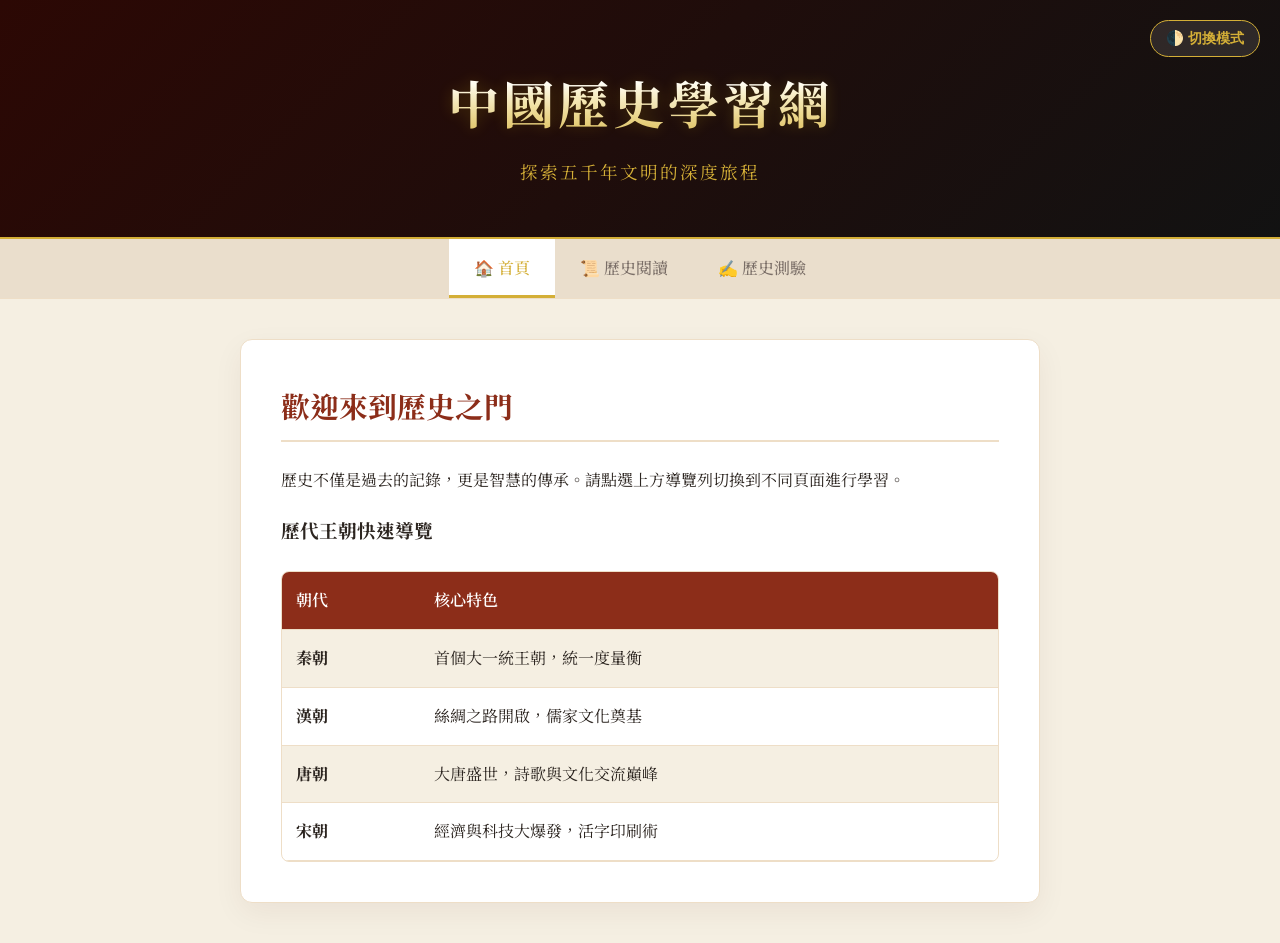
<file: index.html>
<!DOCTYPE html>
<html lang="zh-TW">
<head>
    <meta charset="UTF-8">
    <meta name="viewport" content="width=device-width, initial-scale=1.0">
    <title>中國歷史學習網 - 首頁</title>
    <link href="https://fonts.googleapis.com/css2?family=Noto+Serif+TC:wght@500;700&display=swap" rel="stylesheet">
    <link rel="stylesheet" href="style.css"> 
    <script src="script.js" defer></script> </head>
<body>
    <header>
        <button class="theme-toggle-btn" onclick="toggleTheme()">🌓 切換模式</button>
        <h1>中國歷史學習網</h1>
        <p>探索五千年文明的深度旅程</p>
    </header>
    <nav>
        <a href="index.html" class="active">🏠 首頁</a>
        <a href="reading.html">📜 歷史閱讀</a>
        <a href="quiz.html">✍️ 歷史測驗</a>
    </nav>
    <main>
        <div class="card">
            <h2>歡迎來到歷史之門</h2>
            <p>歷史不僅是過去的記錄，更是智慧的傳承。請點選上方導覽列切換到不同頁面進行學習。</p>
            <h3>歷代王朝快速導覽</h3>
            <table>
                <tr><th>朝代</th><th>核心特色</th></tr>
                <tr><td><strong>秦朝</strong></td><td>首個大一統王朝，統一度量衡</td></tr>
                <tr><td><strong>漢朝</strong></td><td>絲綢之路開啟，儒家文化奠基</td></tr>
                <tr><td><strong>唐朝</strong></td><td>大唐盛世，詩歌與文化交流巔峰</td></tr>
                <tr><td><strong>宋朝</strong></td><td>經濟與科技大爆發，活字印刷術</td></tr>
            </table>
        </div>
    </main>
</body>
</html>
</file>
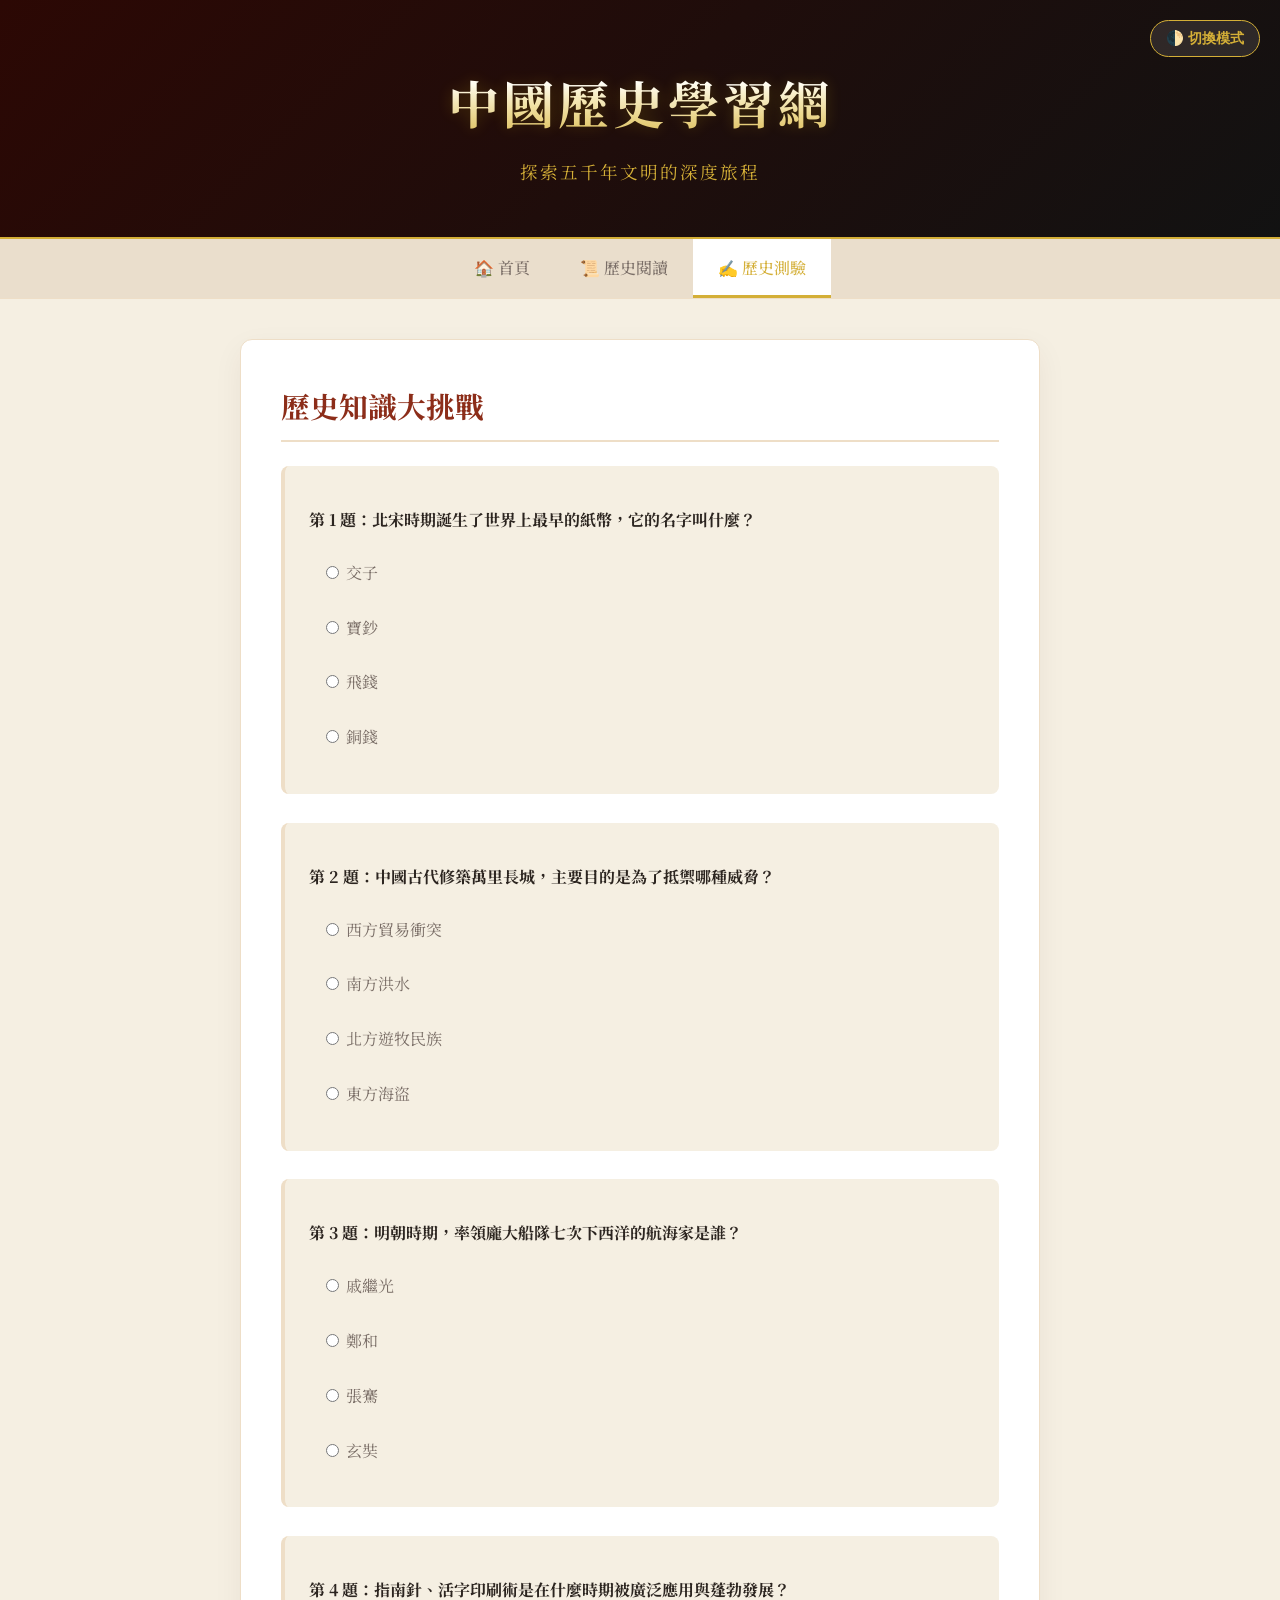
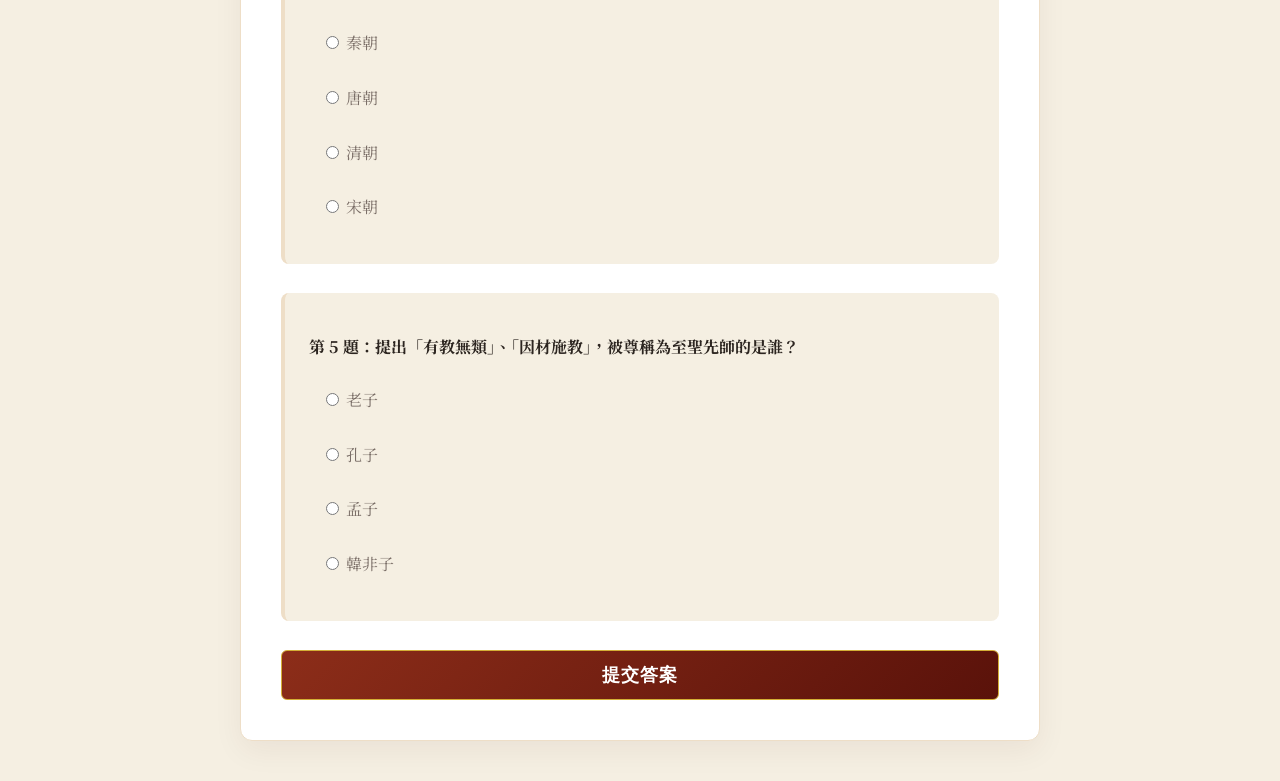
<file: quiz.html>
<!DOCTYPE html>
<html lang="zh-TW">
<head>
    <meta charset="UTF-8">
    <meta name="viewport" content="width=device-width, initial-scale=1.0">
    <title>中國歷史學習網 - 歷史測驗</title>
    <link href="https://fonts.googleapis.com/css2?family=Noto+Serif+TC:wght@500;700&display=swap" rel="stylesheet">
    <link rel="stylesheet" href="style.css">
    <script src="script.js" defer></script> 
</head>
<body>
    <header>
        <button class="theme-toggle-btn" onclick="toggleTheme()">🌓 切換模式</button>
        <h1>中國歷史學習網</h1>
        <p>探索五千年文明的深度旅程</p>
    </header>
    <nav>
        <a href="index.html">🏠 首頁</a>
        <a href="reading.html">📜 歷史閱讀</a>
        <a href="quiz.html" class="active">✍️ 歷史測驗</a>
    </nav>
    <main>
        <div class="card">
            <h2>歷史知識大挑戰</h2>
            <form id="quiz-form">
                <div id="quiz-container"></div> 
                <button type="button" class="submit-btn" onclick="checkQuiz()">提交答案</button>
            </form>
            <div id="result"></div>
        </div>
    </main>
</body>
</html>
</file>
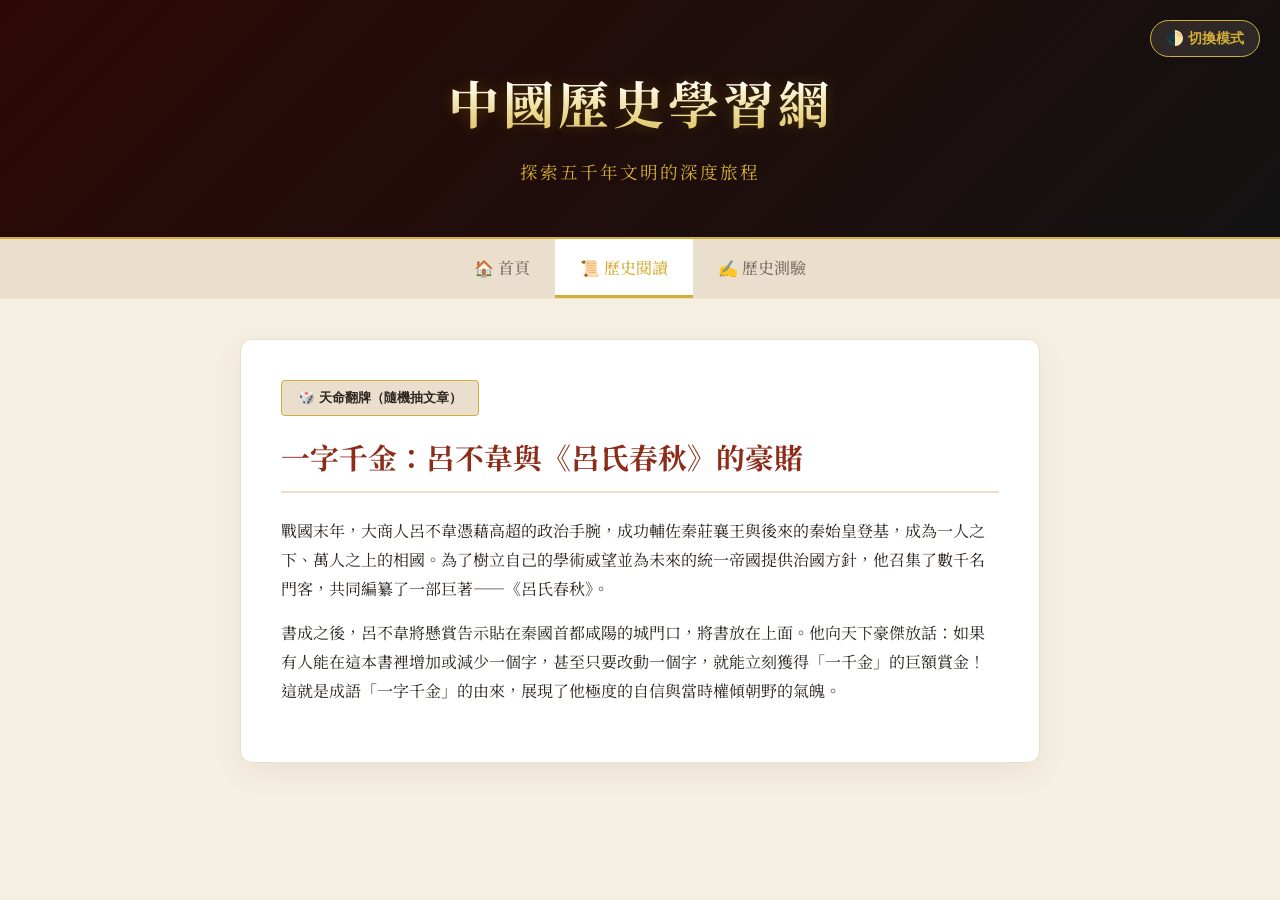
<file: reading.html>
<!DOCTYPE html>
<html lang="zh-TW">
<head>
    <meta charset="UTF-8">
    <meta name="viewport" content="width=device-width, initial-scale=1.0">
    <title>中國歷史學習網 - 歷史閱讀</title>
    <link href="https://fonts.googleapis.com/css2?family=Noto+Serif+TC:wght@500;700&display=swap" rel="stylesheet">
    <link rel="stylesheet" href="style.css">
    <script src="script.js" defer></script> 
</head>
<body>
    <header>
        <button class="theme-toggle-btn" onclick="toggleTheme()">🌓 切換模式</button>
        <h1>中國歷史學習網</h1>
        <p>探索五千年文明的深度旅程</p>
    </header>
    <nav>
        <a href="index.html">🏠 首頁</a>
        <a href="reading.html" class="active">📜 歷史閱讀</a>
        <a href="quiz.html">✍️ 歷史測驗</a>
    </nav>
    <main>
        <div class="card">
            <button class="random-btn" onclick="getRandomArticle()">🎲 天命翻牌（隨機抽文章）</button>
            <h2 id="article-title">正在載入歷史卷軸...</h2>
            <div id="article-content"></div>
        </div>
    </main>
</body>
</html>
</file>
<file: style.css>
/* ==========================================================================\
   🎨 核心變數設定 (預設為古典淺色宣紙風)
   ========================================================================== */
:root {
    --primary: #8c2d19;      /* 經典宮廷紅 */
    --bg: #f5efe2;           /* 仿古宣紙色 */
    --card-bg: #ffffff;      /* 純白卡片 */
    --gold: #d4af37;         /* 皇家古銅金 */
    --text: #2c2520;         /* 深褐墨色 */
    --text-muted: #7a6e67;   /* 淺褐字 */
    --shadow: 0 10px 30px rgba(74, 19, 8, 0.06);
    --nav-bg: #eadecc;
    --border: #eedec7;
}

/* ==========================================================================\
   🌙 核心變數設定 (當啟動 .dark-mode 時，變數全部無縫切換為暗黑風)
   ========================================================================== */
body.dark-mode {
    --primary: #a62b1d;      /* 鮮明宮廷紅 */
    --bg: #121212;           /* 極致深黑背景 */
    --card-bg: #1e1e1e;      /* 暗黑卡片背景 */
    --gold: #ffd700;         /* 傳統皇家金 */
    --text: #e0e0e0;         /* 亮灰白字 */
    --text-muted: #aaaaaa;   /* 暗灰字 */
    --shadow: 0 8px 30px rgba(0, 0, 0, 0.5);
    --nav-bg: #1a1a1a;
    --border: #2a2a2a;
}

/* ==========================================================================\
   🏮 全域樣式 (全部改用變數控制，才能一鍵切換)
   ========================================================================== */
body {
    font-family: 'Noto Serif TC', 'PingFang TC', serif;
    background-color: var(--bg);
    color: var(--text);
    margin: 0;
    line-height: 1.8;
    transition: background-color 0.3s, color 0.3s; /* 讓切換顏色時有柔和的淡入淡出效果 */
}

header {
    background: linear-gradient(135deg, #2c0804 0%, #121212 100%);
    border-bottom: 2px solid var(--gold);
    text-align: center;
    padding: 3.5rem 1rem 2rem;
    position: relative;
}

header h1 {
    font-size: 3.2rem;
    margin: 0;
    font-weight: 700;
    letter-spacing: 4px;
    background: linear-gradient(to bottom, #ffffff 30%, var(--gold) 100%);
    -webkit-background-clip: text;
    -webkit-text-fill-color: transparent;
    text-shadow: 0 0 15px rgba(255, 215, 0, 0.2);
}

header p {
    color: var(--gold);
    font-size: 1.1rem;
    margin-top: 0.5rem;
    letter-spacing: 2px;
}

nav {
    background-color: var(--nav-bg);
    display: flex;
    justify-content: center;
    border-bottom: 1px solid var(--border);
    position: sticky;
    top: 0;
    z-index: 100;
}

nav a {
    color: var(--text-muted);
    padding: 15px 25px;
    text-decoration: none;
    font-weight: 500;
    transition: all 0.3s;
}

nav a:hover, nav a.active {
    color: var(--gold);
    background-color: var(--card-bg);
    box-shadow: inset 0 -3px 0 var(--gold);
}

/* 🎯 右上角浮動切換模式按鈕 */
.theme-toggle-btn {
    position: absolute;
    top: 20px;
    right: 20px;
    background: rgba(255, 255, 255, 0.1);
    color: var(--gold);
    border: 1px solid var(--gold);
    padding: 8px 15px;
    border-radius: 20px;
    cursor: pointer;
    font-weight: bold;
    font-size: 0.9rem;
    transition: all 0.2s;
    z-index: 10;
}
.theme-toggle-btn:hover {
    background: var(--gold);
    color: #000;
}

main {
    max-width: 800px;
    margin: 40px auto;
    padding: 0 20px;
}

.card {
    background-color: var(--card-bg);
    padding: 40px;
    border-radius: 12px;
    box-shadow: var(--shadow);
    border: 1px solid var(--border);
    transition: transform 0.3s, border-color 0.3s, background-color 0.3s;
}

.card:hover {
    transform: translateY(-5px);
    border-color: var(--gold);
}

h2 {
    color: var(--primary);
    font-size: 1.8rem;
    border-bottom: 2px solid var(--border);
    padding-bottom: 0.5rem;
    margin-top: 0;
}
body.dark-mode h2 {
    color: var(--gold); /* 深色模式下二級標題變金色比較好看 */
}

table {
    width: 100%;
    border-collapse: separate;
    border-spacing: 0;
    margin-top: 1.5rem;
    border-radius: 8px;
    overflow: hidden;
    border: 1px solid var(--border);
}

th, td { padding: 14px; text-align: left; border-bottom: 1px solid var(--border); }
th { background: var(--primary); color: white; font-weight: 600; }
body.dark-mode th { background: #2a2a2a; color: var(--gold); }
tr:nth-child(even) { background-color: var(--bg); }

.question-group {
    margin-bottom: 1.8rem;
    padding: 1.5rem;
    background: var(--bg);
    border-radius: 8px;
    border-left: 4px solid var(--border);
    transition: all 0.3s;
}

.question-group:focus-within {
    border-left-color: var(--gold);
}

.option-label {
    display: block;
    margin: 10px 0;
    cursor: pointer;
    padding: 8px 12px;
    border-radius: 4px;
    transition: background 0.2s;
    color: var(--text-muted);
}

.option-label:hover {
    background: var(--border);
    color: var(--text);
}

.submit-btn {
    background: linear-gradient(135deg, var(--primary) 0%, #5a120a 100%);
    color: white;
    border: 1px solid var(--gold);
    padding: 12px 30px;
    font-size: 1.1rem;
    border-radius: 6px;
    cursor: pointer;
    width: 100%;
    font-weight: bold;
    letter-spacing: 1px;
    transition: all 0.2s;
}

.submit-btn:hover {
    opacity: 0.9;
    box-shadow: 0 0 15px rgba(166, 43, 29, 0.4);
}

.random-btn {
    background: var(--nav-bg);
    color: var(--text);
    border: 1px solid var(--gold);
    padding: 8px 16px;
    border-radius: 4px;
    cursor: pointer;
    font-weight: bold;
    margin-bottom: 15px;
    transition: background 0.2s;
}
.random-btn:hover {
    background: var(--gold);
    color: black;
}
</file>
